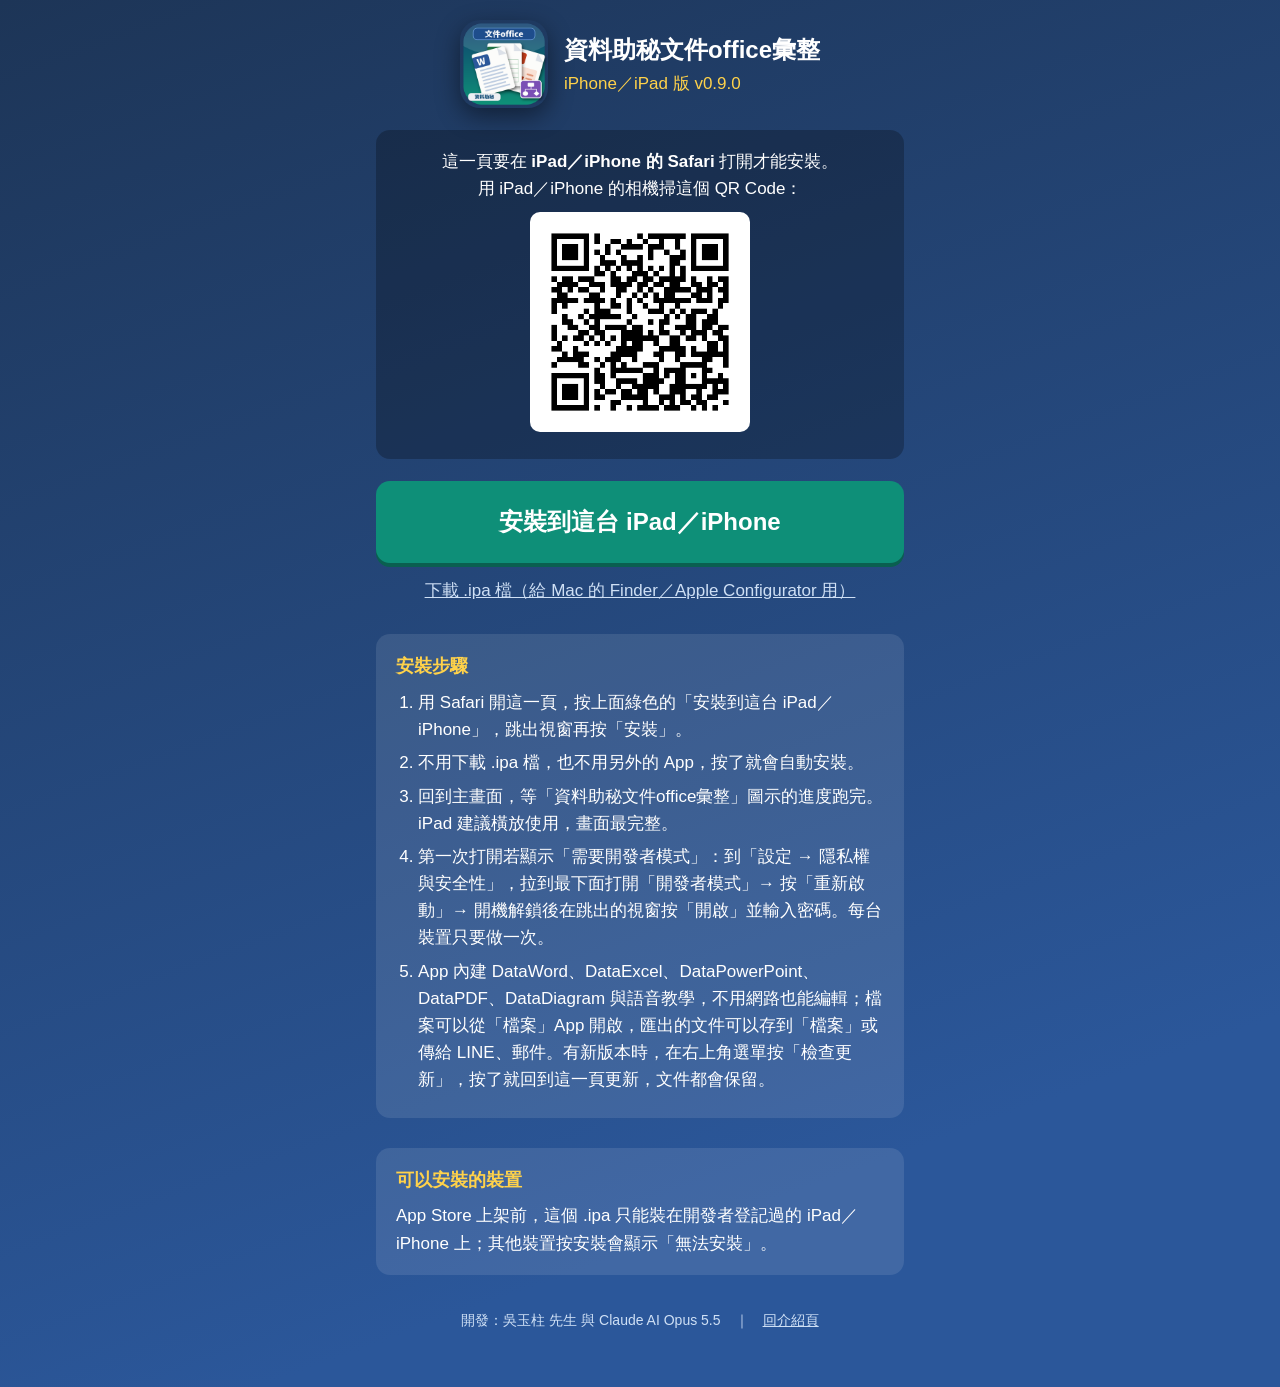
<file: docs/ios/index.html>
<!doctype html>
<html lang="zh-Hant">
<head>
<meta charset="utf-8">
<meta name="viewport" content="width=device-width, initial-scale=1">
<title>安裝資料助秘文件office彙整（iPhone／iPad）</title>
<link rel="apple-touch-icon" href="icon-180.png">
<style>
  :root { --bg: #1d2530; --card: rgba(255,255,255,.10); --fg: #ffffff; --dim: #cfe0f5; --gold: #FFD24A; --red: #0E8F78; }
  * { box-sizing: border-box; }
  body { margin: 0; background: linear-gradient(160deg, #1d3557, #2b579a 80%); color: var(--fg); font: 17px/1.6 -apple-system, "PingFang TC", "Noto Sans TC", sans-serif; min-height: 100vh; }
  main { max-width: 560px; margin: 0 auto; padding: 20px 16px 56px; text-align: center; }
  .head { display: flex; align-items: center; justify-content: center; gap: 16px; text-align: left; }
  img.icon { width: 88px; height: 88px; border-radius: 20px; box-shadow: 0 8px 24px rgba(0,0,0,.45); }
  h1 { margin: 0; font-size: 24px; }
  .ver { color: var(--gold); margin: 0; }
  .install { margin-top: 22px; }
  a.btn { display: block; padding: 22px 16px; border-radius: 14px; background: var(--red); color: #fff; font-size: 24px; font-weight: 700; text-decoration: none; box-shadow: 0 4px 0 #0a5f50; }
  a.btn:active { transform: translateY(2px); box-shadow: 0 2px 0 #0a5f50; }
  a.sub { display: inline-block; margin-top: 14px; color: var(--dim); }
  .card { margin-top: 30px; padding: 18px 20px; background: var(--card); border-radius: 14px; text-align: left; }
  .card h2 { margin: 0 0 8px; font-size: 18px; color: var(--gold); }
  ol { margin: 0; padding-left: 1.3em; }
  li { margin: 6px 0; }
  .pc { display: none; margin-top: 22px; padding: 18px; border-radius: 14px; background: rgba(0,0,0,.25); }
  .pc img { width: 220px; height: 220px; background: #fff; border-radius: 10px; margin-top: 10px; }
  html.is-pc .pc { display: block; }
  html.is-ios a.sub { display: none; }
  footer { margin-top: 34px; color: var(--dim); font-size: 14px; }
</style>
</head>
<body>
<main>
  <div class="head">
    <img class="icon" src="icon-512.png" alt="資料助秘文件office彙整圖示">
    <div><h1>資料助秘文件office彙整</h1><p class="ver" id="ver">iPhone／iPad 版</p></div>
  </div>
  <div class="pc">這一頁要在 <b>iPad／iPhone 的 Safari</b> 打開才能安裝。<br>用 iPad／iPhone 的相機掃這個 QR Code：<br><img src="qr.png" alt="安裝頁 QR Code"></div>
  <div class="install"><a class="btn" href="itms-services://?action=download-manifest&amp;url=https://achir1015.github.io/zms-office/ios/manifest.plist">安裝到這台 iPad／iPhone</a>
  <a class="sub" href="https://github.com/achir1015/zms-office/releases/latest/download/ZMSOffice-ios.ipa">下載 .ipa 檔（給 Mac 的 Finder／Apple Configurator 用）</a></div>
  <div class="card">
    <h2>安裝步驟</h2>
    <ol>
      <li>用 Safari 開這一頁，按上面綠色的「安裝到這台 iPad／iPhone」，跳出視窗再按「安裝」。</li>
      <li>不用下載 .ipa 檔，也不用另外的 App，按了就會自動安裝。</li>
      <li>回到主畫面，等「資料助秘文件office彙整」圖示的進度跑完。iPad 建議橫放使用，畫面最完整。</li>
      <li>第一次打開若顯示「需要開發者模式」：到「設定 → 隱私權與安全性」，拉到最下面打開「開發者模式」→ 按「重新啟動」→ 開機解鎖後在跳出的視窗按「開啟」並輸入密碼。每台裝置只要做一次。</li>
      <li>App 內建 DataWord、DataExcel、DataPowerPoint、DataPDF、DataDiagram 與語音教學，不用網路也能編輯；檔案可以從「檔案」App 開啟，匯出的文件可以存到「檔案」或傳給 LINE、郵件。有新版本時，在右上角選單按「檢查更新」，按了就回到這一頁更新，文件都會保留。</li>
    </ol>
  </div>
  <div class="card">
    <h2>可以安裝的裝置</h2>
    <p style="margin:0">App Store 上架前，這個 .ipa 只能裝在開發者登記過的 iPad／iPhone 上；其他裝置按安裝會顯示「無法安裝」。</p>
  </div>
  <footer>開發：吳玉柱 先生 與 Claude AI Opus 5.5　｜　<a href="../" style="color:var(--dim)">回介紹頁</a></footer>
</main>
<script>
  // 電腦開啟時多顯示 QR Code 讓 iPad／iPhone 掃；
  // iPad 的 Safari 預設送電腦版 UA（Macintosh），要用觸控點數判斷
  var ios = /iPad|iPhone|iPod/.test(navigator.userAgent) || (/Macintosh/.test(navigator.userAgent) && navigator.maxTouchPoints > 1);
  document.documentElement.className = ios ? 'is-ios' : 'is-pc';
  fetch('manifest.plist').then(function (r) { return r.text(); }).then(function (t) {
    var m = t.match(/<key>bundle-version<\/key>\s*<string>([^<]+)<\/string>/);
    if (m) document.getElementById('ver').textContent = 'iPhone／iPad 版 v' + m[1];
  }).catch(function () {});
</script>
</body>
</html>
</file>
